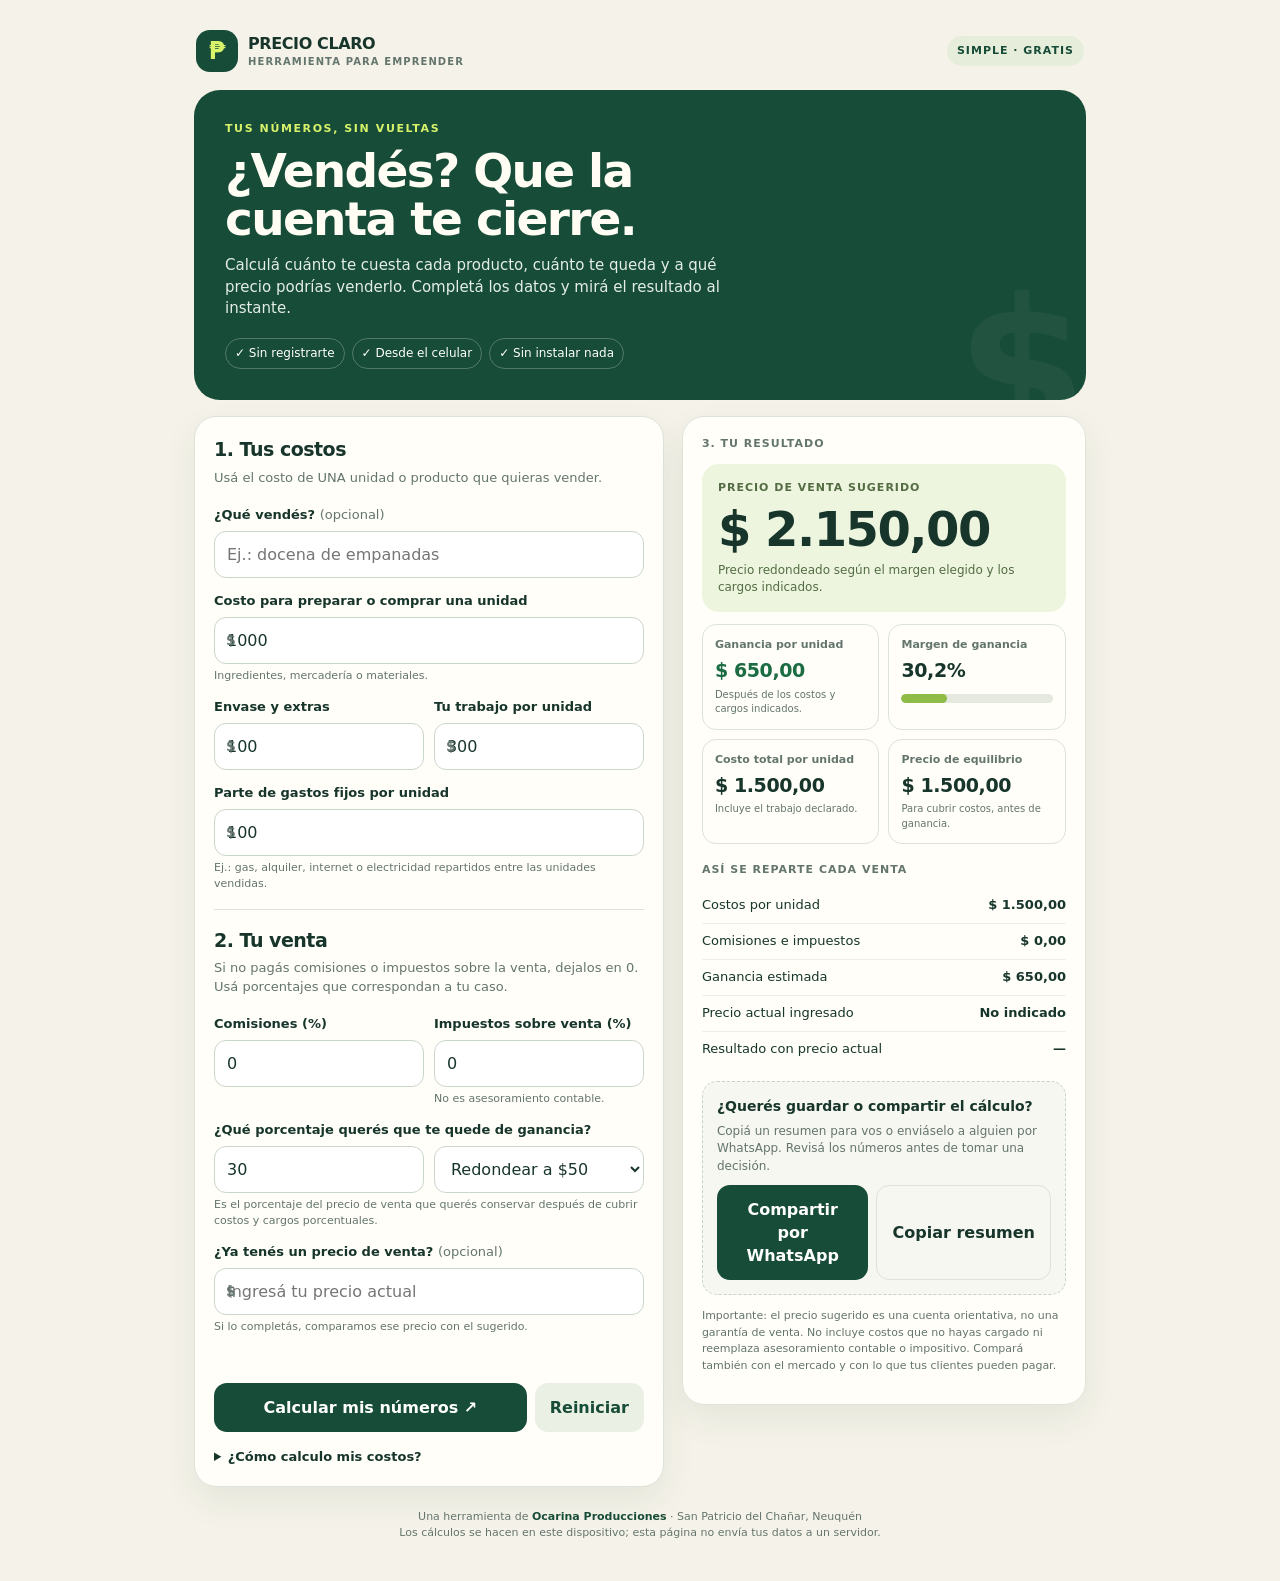
<file: calculadora-precios/index.html>
<!doctype html>
<html lang="es">
<head>
<meta charset="utf-8">
<meta name="viewport" content="width=device-width,initial-scale=1,viewport-fit=cover">
<meta name="theme-color" content="#123b2c">
<meta name="description" content="Calculá costos, precio de venta y ganancia por unidad desde tu celular. Gratis para probar, sin registro ni instalación.">
<title>Precio Claro | Calculadora de precios y ganancias</title>
<style>
:root{--ink:#17352b;--muted:#64756d;--paper:#f5f3e9;--card:#fffef9;--green:#174c38;--lime:#d8f36a;--line:#dce3d9;--red:#a23b34;--shadow:0 14px 35px #183a2b12}
*{box-sizing:border-box}html{scroll-behavior:smooth}body{margin:0;background:var(--paper);color:var(--ink);font-family:system-ui,-apple-system,BlinkMacSystemFont,"Segoe UI",sans-serif;line-height:1.45}button,input,select{font:inherit}button{cursor:pointer}.wrap{max-width:920px;margin:auto;padding:16px 14px 40px}.top{display:flex;align-items:center;justify-content:space-between;gap:12px;padding:10px 2px 18px}.brand{display:flex;align-items:center;gap:10px;font-weight:850;letter-spacing:-.4px}.mark{width:42px;height:42px;border-radius:14px;background:var(--green);color:var(--lime);display:grid;place-items:center;font-size:24px}.tag{font-size:11px;font-weight:800;letter-spacing:1px;text-transform:uppercase;color:var(--green);background:#e6edda;border-radius:999px;padding:7px 10px}.hero{background:var(--green);color:#fffdf4;border-radius:26px;padding:25px 22px;position:relative;overflow:hidden}.hero:after{content:"$";position:absolute;font-size:190px;font-weight:900;line-height:1;right:-2px;bottom:-65px;color:#ffffff0b;pointer-events:none}.eyebrow{font-size:11px;text-transform:uppercase;letter-spacing:1.6px;color:var(--lime);font-weight:850}.hero h1{font-size:clamp(29px,6vw,47px);line-height:1.02;letter-spacing:-1.7px;margin:10px 0 12px;max-width:570px}.hero p{margin:0;color:#e4eee6;max-width:540px;font-size:15px}.pills{display:flex;flex-wrap:wrap;gap:7px;margin-top:18px}.pill{font-size:12px;border:1px solid #ffffff40;padding:6px 9px;border-radius:999px;color:#fff}.layout{display:grid;grid-template-columns:minmax(0,1fr) minmax(0,.86fr);gap:15px;margin-top:16px;align-items:start}.panel{background:var(--card);border:1px solid var(--line);border-radius:22px;padding:19px;box-shadow:var(--shadow)}.panel h2{font-size:19px;letter-spacing:-.5px;margin:0 0 5px}.sub{color:var(--muted);font-size:13px;margin:0 0 18px}.field{margin:0 0 14px}.field label{display:block;font-weight:750;font-size:13px;margin-bottom:6px}.hint{display:block;font-size:11px;font-weight:500;color:var(--muted);margin-top:4px}.inputrow{position:relative}.prefix{position:absolute;left:12px;top:50%;transform:translateY(-50%);font-size:14px;font-weight:800;color:var(--muted);pointer-events:none}.inputrow input{padding-left:34px}.field input,.field select{width:100%;min-height:47px;border:1px solid #cbd6ca;background:#fff;border-radius:12px;padding:11px 12px;color:var(--ink);outline:none}.field input:focus,.field select:focus{border-color:var(--green);box-shadow:0 0 0 3px #174c3818}.twocol{display:grid;grid-template-columns:1fr 1fr;gap:10px}.sectionline{height:1px;background:var(--line);margin:17px 0}.actions{display:flex;flex-wrap:wrap;gap:8px;margin-top:16px}.btn{border:0;border-radius:13px;padding:13px 15px;font-weight:850;min-height:47px;display:inline-flex;align-items:center;justify-content:center;gap:7px}.btn-primary{background:var(--green);color:white;flex:1}.btn-light{background:#eaf0e4;color:var(--green)}.btn-outline{border:1px solid var(--line);background:transparent;color:var(--ink)}.results{position:sticky;top:12px}.result-top{background:#edf5df;border-radius:17px;padding:16px;margin:12px 0}.result-label{font-size:11px;text-transform:uppercase;letter-spacing:1px;font-weight:850;color:#536c42}.price{font-size:clamp(35px,7vw,48px);font-weight:900;letter-spacing:-1.5px;line-height:1.15;margin:6px 0 4px;overflow-wrap:anywhere}.result-note{font-size:12px;color:#536c42}.statgrid{display:grid;grid-template-columns:1fr 1fr;gap:9px}.stat{border:1px solid var(--line);border-radius:14px;padding:12px}.stat span{display:block;color:var(--muted);font-size:11px;font-weight:700}.stat strong{display:block;font-size:19px;letter-spacing:-.4px;margin-top:4px;overflow-wrap:anywhere}.stat small{display:block;color:var(--muted);font-size:10px;margin-top:3px}.profit{color:#1b6b43!important}.loss{color:var(--red)!important}.barwrap{height:9px;background:#e6e9df;border-radius:99px;overflow:hidden;margin:9px 0 5px}.bar{height:100%;width:0;background:#8ebc47;border-radius:99px;transition:width .2s}.breakdown{margin-top:16px}.breakrow{display:flex;justify-content:space-between;gap:12px;padding:8px 0;border-bottom:1px solid #edf0e9;font-size:13px}.breakrow:last-child{border-bottom:0}.breakrow strong{text-align:right;white-space:nowrap}.sharebox{background:#f6f7f0;border:1px dashed #c7d4c4;border-radius:15px;padding:14px;margin-top:15px}.sharebox h3{font-size:14px;margin:0 0 6px}.sharebox p{font-size:12px;color:var(--muted);margin:0 0 10px}.notice{font-size:11px;color:var(--muted);line-height:1.5;margin-top:13px}.footer{text-align:center;color:var(--muted);font-size:11px;margin:22px 0 0}.footer strong{color:var(--green)}.error{font-size:12px;color:var(--red);font-weight:700;min-height:18px;margin-top:8px}.hidden{display:none!important}.help{margin-top:16px}.help summary{font-weight:800;font-size:13px;cursor:pointer}.help p{font-size:12px;color:var(--muted);margin-bottom:0}.toast{position:fixed;bottom:18px;left:50%;transform:translateX(-50%);background:#17352b;color:white;border-radius:99px;padding:11px 17px;font-size:13px;font-weight:750;box-shadow:var(--shadow);z-index:5;max-width:90%;text-align:center}.secondary-title{font-size:11px;text-transform:uppercase;letter-spacing:1px;color:var(--muted);font-weight:850;margin:0 0 10px}
@media(max-width:720px){.wrap{padding:10px 10px 28px}.top{padding:8px 3px 13px}.layout{grid-template-columns:1fr}.hero{padding:22px 18px;border-radius:22px}.panel{padding:16px;border-radius:19px}.results{position:static}.price{font-size:42px}.tag{font-size:10px}.actions .btn{flex:1 1 100%}}
@media(min-width:721px){.wrap{padding-top:20px}.hero{padding:31px}.layout{gap:18px}}
@media print{body{background:#fff}.top,.hero,.form-panel,.actions,.sharebox,.help,.footer{display:none!important}.wrap{max-width:none;padding:0}.layout{display:block}.panel{box-shadow:none;border:0;padding:0}.results{position:static}.result-top{background:#fff;border:1px solid #ddd}.notice{display:none}}
</style>
</head>
<body>
<div class="wrap">
<header class="top">
  <div class="brand"><div class="mark" aria-hidden="true">₱</div><div>PRECIO CLARO<div style="font-size:10px;letter-spacing:1.1px;color:var(--muted);font-weight:700">HERRAMIENTA PARA EMPRENDER</div></div></div>
  <div class="tag">Simple · Gratis</div>
</header>
<section class="hero">
  <div class="eyebrow">Tus números, sin vueltas</div>
  <h1>¿Vendés? Que la cuenta te cierre.</h1>
  <p>Calculá cuánto te cuesta cada producto, cuánto te queda y a qué precio podrías venderlo. Completá los datos y mirá el resultado al instante.</p>
  <div class="pills"><span class="pill">✓ Sin registrarte</span><span class="pill">✓ Desde el celular</span><span class="pill">✓ Sin instalar nada</span></div>
</section>
<main class="layout">
<section class="panel form-panel">
  <h2>1. Tus costos</h2>
  <p class="sub">Usá el costo de UNA unidad o producto que quieras vender.</p>
  <div class="field"><label for="product">¿Qué vendés? <span style="font-weight:500;color:var(--muted)">(opcional)</span></label><input id="product" type="text" maxlength="60" placeholder="Ej.: docena de empanadas"></div>
  <div class="field"><label for="cost">Costo para preparar o comprar una unidad</label><div class="inputrow"><span class="prefix">$</span><input id="cost" type="number" min="0" step="0.01" inputmode="decimal" value="1000"></div><span class="hint">Ingredientes, mercadería o materiales.</span></div>
  <div class="twocol">
    <div class="field"><label for="pack">Envase y extras</label><div class="inputrow"><span class="prefix">$</span><input id="pack" type="number" min="0" step="0.01" inputmode="decimal" value="100"></div></div>
    <div class="field"><label for="labor">Tu trabajo por unidad</label><div class="inputrow"><span class="prefix">$</span><input id="labor" type="number" min="0" step="0.01" inputmode="decimal" value="300"></div></div>
  </div>
  <div class="field"><label for="fixed">Parte de gastos fijos por unidad</label><div class="inputrow"><span class="prefix">$</span><input id="fixed" type="number" min="0" step="0.01" inputmode="decimal" value="100"></div><span class="hint">Ej.: gas, alquiler, internet o electricidad repartidos entre las unidades vendidas.</span></div>
  <div class="sectionline"></div>
  <h2>2. Tu venta</h2>
  <p class="sub">Si no pagás comisiones o impuestos sobre la venta, dejalos en 0. Usá porcentajes que correspondan a tu caso.</p>
  <div class="twocol">
    <div class="field"><label for="fees">Comisiones (%)</label><input id="fees" type="number" min="0" max="99" step="0.1" inputmode="decimal" value="0"></div>
    <div class="field"><label for="tax">Impuestos sobre venta (%)</label><input id="tax" type="number" min="0" max="99" step="0.1" inputmode="decimal" value="0"><span class="hint">No es asesoramiento contable.</span></div>
  </div>
  <div class="field"><label for="margin">¿Qué porcentaje querés que te quede de ganancia?</label><div class="twocol"><input id="margin" type="number" min="0" max="90" step="1" inputmode="decimal" value="30" aria-label="Porcentaje de ganancia deseado"><select id="rounding" aria-label="Redondear precio"><option value="1">Precio exacto</option><option value="50" selected>Redondear a $50</option><option value="100">Redondear a $100</option><option value="500">Redondear a $500</option><option value="1000">Redondear a $1.000</option></select></div><span class="hint">Es el porcentaje del precio de venta que querés conservar después de cubrir costos y cargos porcentuales.</span></div>
  <div class="field"><label for="actual">¿Ya tenés un precio de venta? <span style="font-weight:500;color:var(--muted)">(opcional)</span></label><div class="inputrow"><span class="prefix">$</span><input id="actual" type="number" min="0" step="0.01" inputmode="decimal" placeholder="Ingresá tu precio actual"></div><span class="hint">Si lo completás, comparamos ese precio con el sugerido.</span></div>
  <div class="error" id="error" role="status" aria-live="polite"></div>
  <div class="actions"><button class="btn btn-primary" id="calc" type="button">Calcular mis números ↗</button><button class="btn btn-light" id="reset" type="button">Reiniciar</button></div>
  <details class="help"><summary>¿Cómo calculo mis costos?</summary><p>Sumá lo que gastás para producir o comprar una unidad. Agregá envase y extras, un valor para tu tiempo de trabajo y una parte de los gastos fijos. Si comprás materiales para varias unidades, dividí ese gasto por la cantidad que realmente obtenés.</p></details>
</section>
<section class="panel results" aria-live="polite">
  <div class="secondary-title">3. Tu resultado</div>
  <div class="result-top">
    <div class="result-label">Precio de venta sugerido</div>
    <div class="price" id="suggested">$2.150</div>
    <div class="result-note" id="suggestedNote">Para alcanzar el margen elegido, según los datos ingresados.</div>
  </div>
  <div class="statgrid">
    <div class="stat"><span>Ganancia por unidad</span><strong class="profit" id="profit">$645</strong><small>Después de los costos y cargos indicados.</small></div>
    <div class="stat"><span>Margen de ganancia</span><strong id="marginOut">30%</strong><div class="barwrap"><div class="bar" id="marginBar"></div></div></div>
    <div class="stat"><span>Costo total por unidad</span><strong id="costOut">$1.500</strong><small>Incluye el trabajo declarado.</small></div>
    <div class="stat"><span>Precio de equilibrio</span><strong id="breakEven">$1.500</strong><small>Para cubrir costos, antes de ganancia.</small></div>
  </div>
  <div class="breakdown">
    <div class="secondary-title" style="margin-top:18px">Así se reparte cada venta</div>
    <div class="breakrow"><span>Costos por unidad</span><strong id="bCost">$1.500</strong></div>
    <div class="breakrow"><span>Comisiones e impuestos</span><strong id="bFees">$0</strong></div>
    <div class="breakrow"><span>Ganancia estimada</span><strong id="bProfit">$645</strong></div>
    <div class="breakrow"><span>Precio actual ingresado</span><strong id="currentOut">No indicado</strong></div>
    <div class="breakrow"><span>Resultado con precio actual</span><strong id="currentProfit">—</strong></div>
  </div>
  <div class="sharebox">
    <h3>¿Querés guardar o compartir el cálculo?</h3>
    <p>Copiá un resumen para vos o enviáselo a alguien por WhatsApp. Revisá los números antes de tomar una decisión.</p>
    <div class="actions" style="margin-top:0"><button class="btn btn-primary" id="share" type="button">Compartir por WhatsApp</button><button class="btn btn-outline" id="copy" type="button">Copiar resumen</button></div>
  </div>
  <p class="notice">Importante: el precio sugerido es una cuenta orientativa, no una garantía de venta. No incluye costos que no hayas cargado ni reemplaza asesoramiento contable o impositivo. Compará también con el mercado y con lo que tus clientes pueden pagar.</p>
</section>
</main>
<footer class="footer">Una herramienta de <strong>Ocarina Producciones</strong> · San Patricio del Chañar, Neuquén<br>Los cálculos se hacen en este dispositivo; esta página no envía tus datos a un servidor.</footer>
</div>
<div class="toast hidden" id="toast" role="status" aria-live="polite"></div>
<script>
(function(){
const $=id=>document.getElementById(id);
const ids=["product","cost","pack","labor","fixed","fees","tax","margin","rounding","actual"];
const initial={product:"",cost:"1000",pack:"100",labor:"300",fixed:"100",fees:"0",tax:"0",margin:"30",rounding:"50",actual:""};
let latest={};
const money=n=>new Intl.NumberFormat("es-AR",{style:"currency",currency:"ARS",maximumFractionDigits:2}).format(Number.isFinite(n)?n:0);
const num=id=>{const el=$(id);return el.value.trim()===""?0:Number(el.value)};
function notify(msg){const t=$("toast");t.textContent=msg;t.classList.remove("hidden");clearTimeout(notify.timer);notify.timer=setTimeout(()=>t.classList.add("hidden"),2400)}
function calculate(){
 const cost=num("cost"),pack=num("pack"),labor=num("labor"),fixed=num("fixed"),fees=num("fees"),tax=num("tax"),margin=num("margin"),round=Number($("rounding").value)||1,actual=num("actual");
 const error=$("error");
 if(ids.some(id=>["cost","pack","labor","fixed","fees","tax","margin","actual"].includes(id)&&$(id).value.trim()!==""&&(!Number.isFinite(Number($(id).value))||Number($(id).value)<0))){error.textContent="Revisá los importes: ingresá números iguales o mayores que cero.";return}
 if(fees+tax>=100){error.textContent="Comisiones e impuestos juntos deben ser menores al 100%.";return}
 if(margin+fees+tax>=100){error.textContent="El margen elegido más los cargos debe ser menor al 100%. Bajá alguno de los porcentajes.";return}
 error.textContent="";
 const base=cost+pack+labor+fixed;
 const rate=(fees+tax)/100, target=margin/100;
 const raw=base===0?0:base/(1-rate-target);
 const suggested=round===1?raw:Math.ceil(raw/round)*round;
 const charges=suggested*rate;
 const profit=suggested-charges-base;
 const actualProfit=actual>0?actual*(1-rate)-base:null;
 const actualMargin=actual>0?actualProfit/actual*100:null;
 $("suggested").textContent=money(suggested);
 $("suggestedNote").textContent=base===0?"Cargá tus costos para obtener un precio útil.":"Precio redondeado según el margen elegido y los cargos indicados.";
 $("profit").textContent=money(profit);$("profit").className=profit<0?"loss":"profit";
 $("marginOut").textContent=suggested>0?(profit/suggested*100).toLocaleString("es-AR",{maximumFractionDigits:1})+"%":"—";
 $("marginBar").style.width=Math.max(0,Math.min(100,suggested>0?profit/suggested*100:0))+"%";
 $("costOut").textContent=money(base);
 $("breakEven").textContent=money(rate<1?base/(1-rate):0);
 $("bCost").textContent=money(base);$("bFees").textContent=money(charges);$("bProfit").textContent=money(profit);
 $("currentOut").textContent=actual>0?money(actual):"No indicado";
 $("currentProfit").textContent=actual>0?money(actualProfit):"—";
 $("currentProfit").className=actual>0?(actualProfit<0?"loss":"profit"):"";
 latest={product:$("product").value.trim()||"Mi producto",base,fees,tax,margin,suggested,profit,actual,actualProfit,actualMargin};
}
function summary(){
 const d=latest;
 return "PRECIO CLARO — cálculo orientativo\nProducto: "+d.product+"\nCosto total por unidad: "+money(d.base)+"\nPrecio sugerido: "+money(d.suggested)+"\nGanancia estimada por unidad: "+money(d.profit)+"\nMargen estimado: "+(d.suggested>0?(d.profit/d.suggested*100).toLocaleString("es-AR",{maximumFractionDigits:1})+"%":"—")+"\nPrecio actual: "+(d.actual>0?money(d.actual):"No indicado")+"\n\nCalculado con Precio Claro · Ocarina Producciones. Revisar costos, cargos y precios del mercado antes de decidir.";
}
$("calc").addEventListener("click",calculate);
$("reset").addEventListener("click",()=>{ids.forEach(id=>$(id).value=initial[id]);calculate();notify("Formulario reiniciado.")});
$("copy").addEventListener("click",async()=>{const text=summary();try{await navigator.clipboard.writeText(text);notify("Resumen copiado.")}catch(e){const ta=document.createElement("textarea");ta.value=text;ta.style.position="fixed";ta.style.opacity="0";document.body.appendChild(ta);ta.select();try{document.execCommand("copy");notify("Resumen copiado.")}catch(err){notify("No se pudo copiar. Seleccioná el texto manualmente.")}ta.remove()}});
$("share").addEventListener("click",()=>{const url="https://wa.me/?text="+encodeURIComponent(summary());window.open(url,"_blank","noopener,noreferrer")});
ids.forEach(id=>$(id).addEventListener("input",calculate));
calculate();
})();
</script>
</body>
</html>
</file>
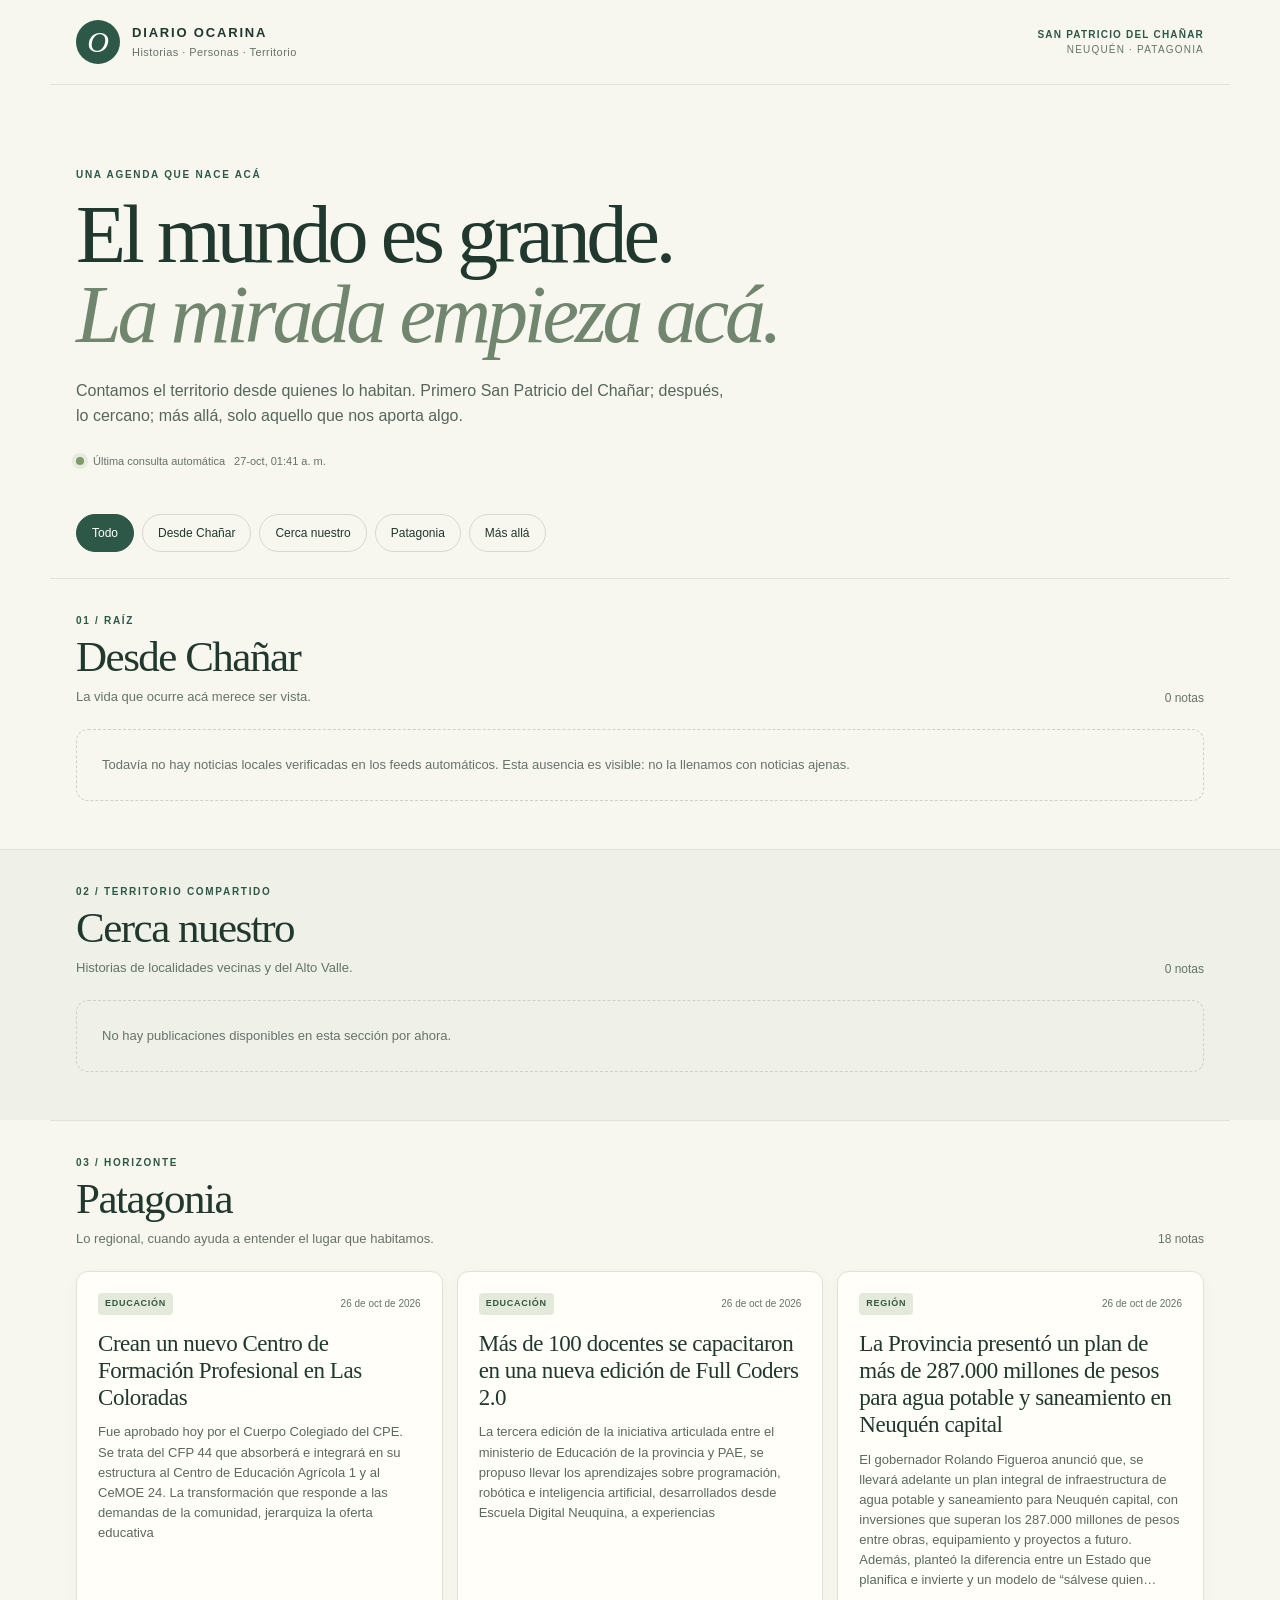
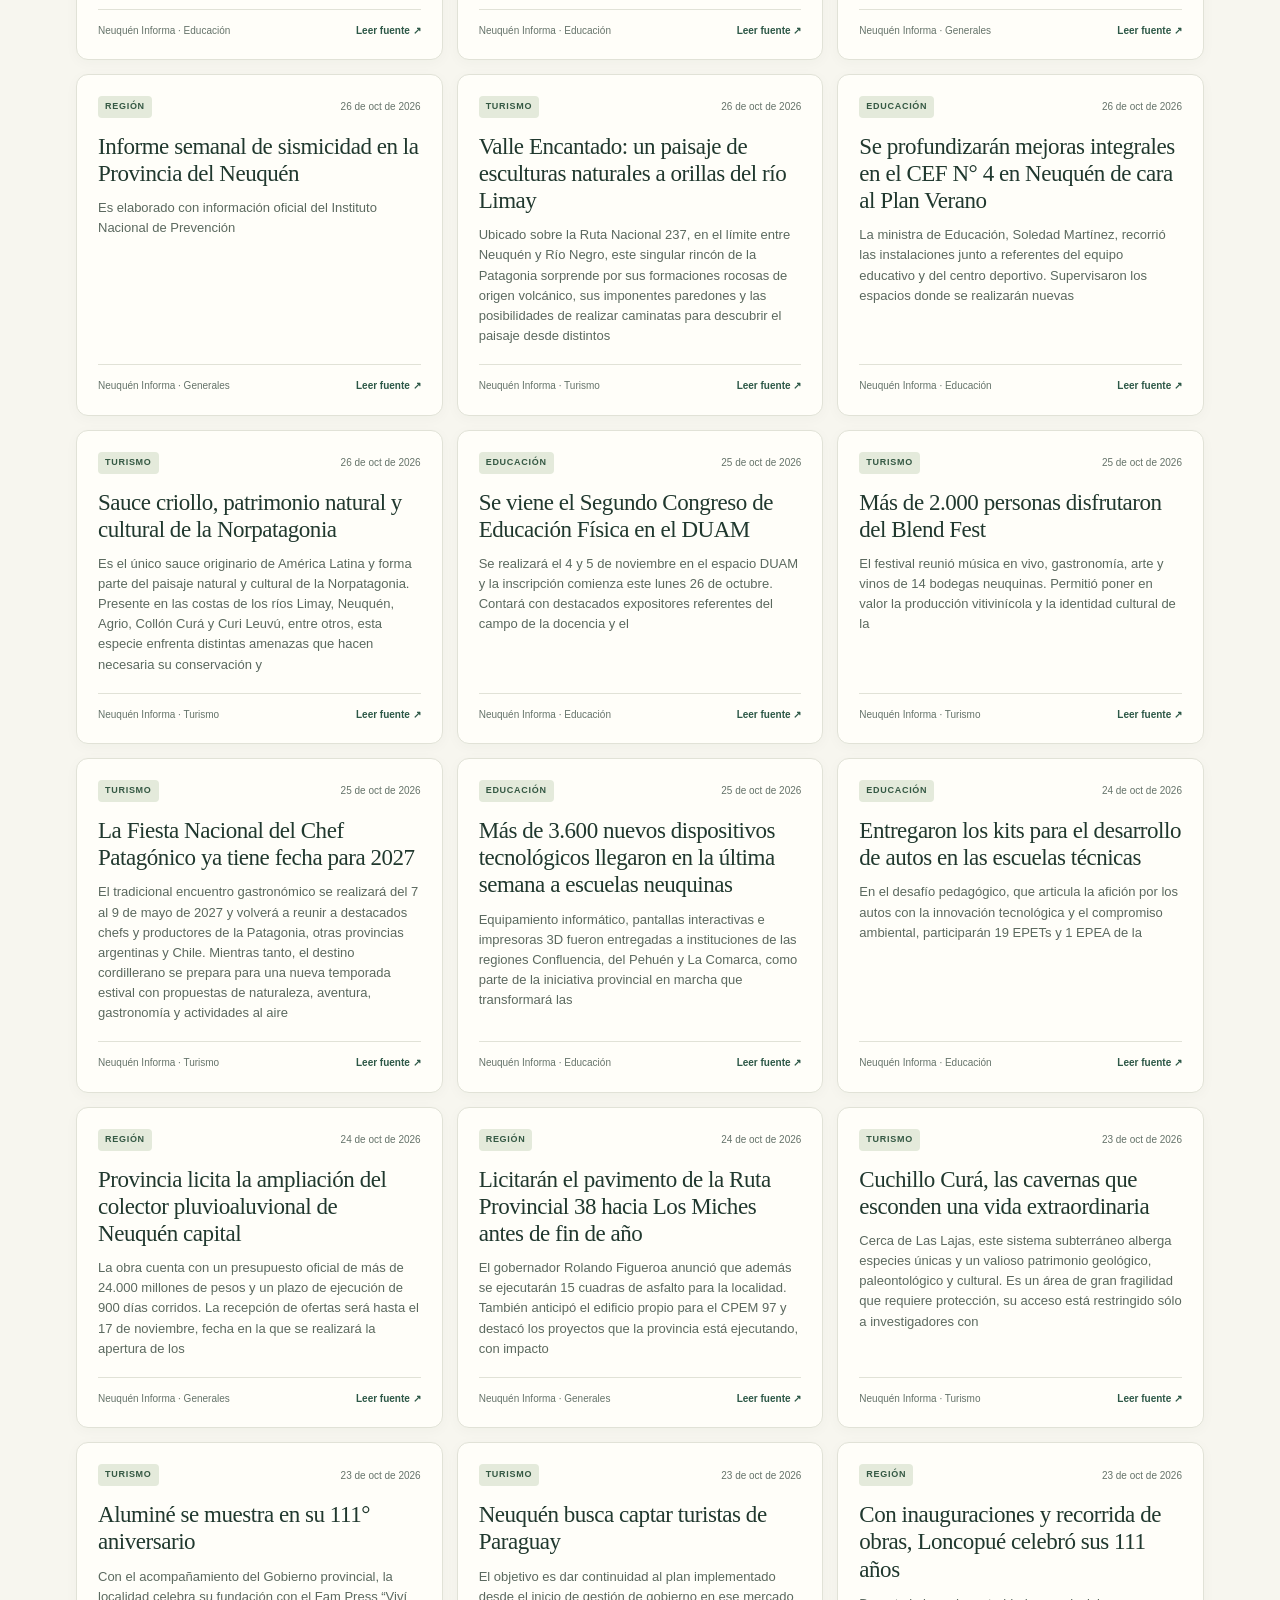
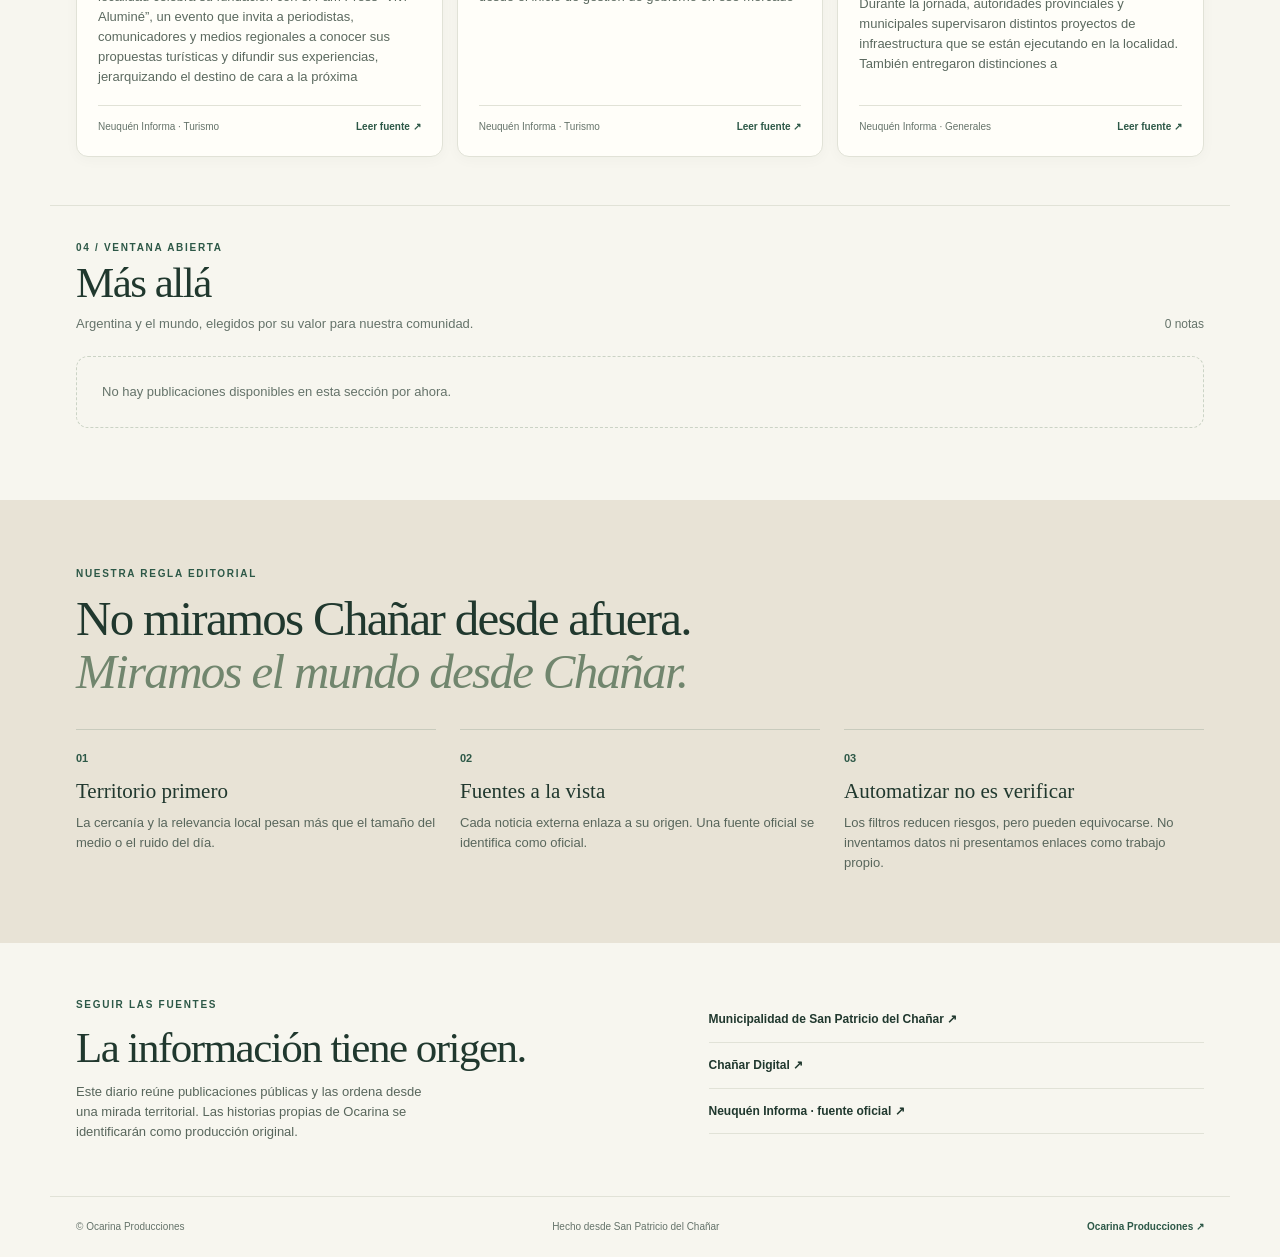
<file: diario-ocarina/index.html>
<!doctype html>
<html lang="es-AR">
<head>
<meta charset="utf-8">
<meta name="viewport" content="width=device-width,initial-scale=1">
<meta name="theme-color" content="#203d32">
<meta name="description" content="Diario Ocarina: historias, personas y territorio. Una mirada que empieza en San Patricio del Chañar y se abre al mundo.">
<meta property="og:title" content="Diario Ocarina — Desde Chañar, hacia el mundo">
<meta property="og:description" content="Una agenda construida desde el territorio, no desde los grandes centros.">
<meta property="og:type" content="website">
<title>Diario Ocarina · Desde Chañar, hacia el mundo</title>
<link rel="stylesheet" href="styles.css">
</head>
<body>
<header class="top">
  <a class="brand" href="./" aria-label="Diario Ocarina, inicio"><span class="seal">O</span><span><strong>DIARIO OCARINA</strong><small>Historias · Personas · Territorio</small></span></a>
  <div class="place">SAN PATRICIO DEL CHAÑAR<br><span>NEUQUÉN · PATAGONIA</span></div>
</header>
<main>
  <section class="hero">
    <p class="kicker">UNA AGENDA QUE NACE ACÁ</p>
    <h1>El mundo es grande.<br><em>La mirada empieza acá.</em></h1>
    <p class="intro">Contamos el territorio desde quienes lo habitan. Primero San Patricio del Chañar; después, lo cercano; más allá, solo aquello que nos aporta algo.</p>
    <div class="update"><span class="pulse"></span><span id="update-status">Preparando la edición…</span><span id="update-time"></span></div>
  </section>
  <nav class="filters" aria-label="Filtrar por territorio">
    <button class="filter active" data-region="Todos">Todo</button>
    <button class="filter" data-region="Chañar">Desde Chañar</button>
    <button class="filter" data-region="Cercanías">Cerca nuestro</button>
    <button class="filter" data-region="Patagonia">Patagonia</button>
    <button class="filter" data-region="Argentina y mundo">Más allá</button>
  </nav>
  <section class="territory" id="local">
    <div class="heading"><div><p class="kicker">01 / RAÍZ</p><h2>Desde Chañar</h2><p>La vida que ocurre acá merece ser vista.</p></div><span class="number" id="count-chanar">—</span></div>
    <div class="cards" id="cards-chanar"><article class="empty">La sección local se está preparando.</article></div>
  </section>
  <section class="territory near">
    <div class="heading"><div><p class="kicker">02 / TERRITORIO COMPARTIDO</p><h2>Cerca nuestro</h2><p>Historias de localidades vecinas y del Alto Valle.</p></div><span class="number" id="count-cercanias">—</span></div>
    <div class="cards" id="cards-cercanias"><article class="empty">Buscando publicaciones de la región…</article></div>
  </section>
  <section class="territory">
    <div class="heading"><div><p class="kicker">03 / HORIZONTE</p><h2>Patagonia</h2><p>Lo regional, cuando ayuda a entender el lugar que habitamos.</p></div><span class="number" id="count-patagonia">—</span></div>
    <div class="cards" id="cards-patagonia"><article class="empty">Buscando publicaciones patagónicas…</article></div>
  </section>
  <section class="territory far">
    <div class="heading"><div><p class="kicker">04 / VENTANA ABIERTA</p><h2>Más allá</h2><p>Argentina y el mundo, elegidos por su valor para nuestra comunidad.</p></div><span class="number" id="count-mas-alla">—</span></div>
    <div class="cards" id="cards-mas-alla"><article class="empty">Esta ventana se abrirá con fuentes y criterios propios.</article></div>
  </section>
  <section class="principles">
    <p class="kicker">NUESTRA REGLA EDITORIAL</p>
    <h2>No miramos Chañar desde afuera.<br><em>Miramos el mundo desde Chañar.</em></h2>
    <div class="principle-grid">
      <div><b>01</b><h3>Territorio primero</h3><p>La cercanía y la relevancia local pesan más que el tamaño del medio o el ruido del día.</p></div>
      <div><b>02</b><h3>Fuentes a la vista</h3><p>Cada noticia externa enlaza a su origen. Una fuente oficial se identifica como oficial.</p></div>
      <div><b>03</b><h3>Automatizar no es verificar</h3><p>Los filtros reducen riesgos, pero pueden equivocarse. No inventamos datos ni presentamos enlaces como trabajo propio.</p></div>
    </div>
  </section>
  <section class="sources">
    <div><p class="kicker">SEGUIR LAS FUENTES</p><h2>La información tiene origen.</h2><p>Este diario reúne publicaciones públicas y las ordena desde una mirada territorial. Las historias propias de Ocarina se identificarán como producción original.</p></div>
    <div class="source-links"><a href="https://www.sanpatricio.gob.ar/" target="_blank" rel="noopener noreferrer">Municipalidad de San Patricio del Chañar ↗</a><a href="https://chanardigital.com.ar/" target="_blank" rel="noopener noreferrer">Chañar Digital ↗</a><a href="https://www.neuqueninforma.gob.ar/" target="_blank" rel="noopener noreferrer">Neuquén Informa · fuente oficial ↗</a></div>
  </section>
</main>
<footer><span>© Ocarina Producciones</span><span>Hecho desde San Patricio del Chañar</span><a href="../">Ocarina Producciones ↗</a></footer>
<script src="app.js"></script>
</body>
</html>
</file>
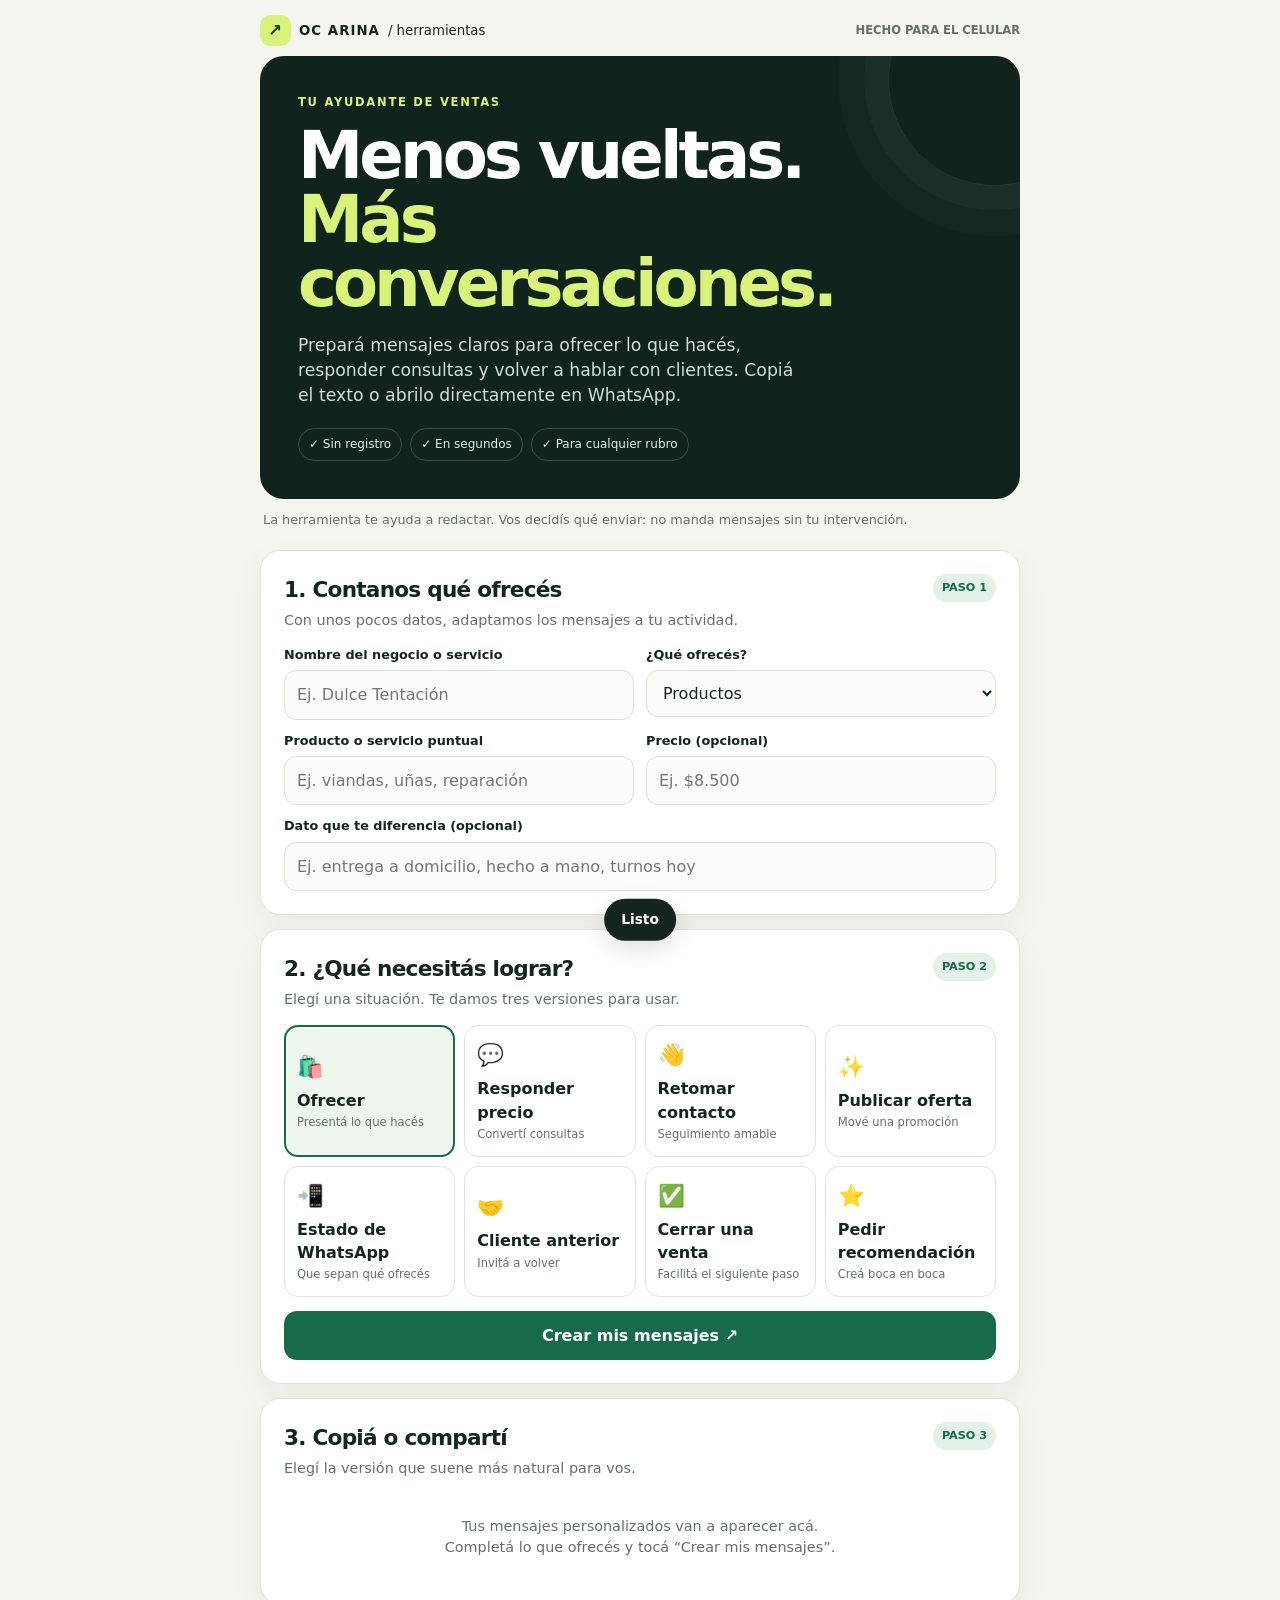
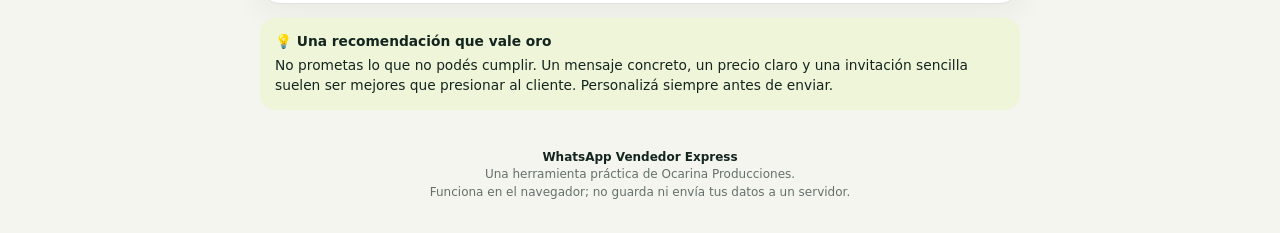
<file: whatsapp-vendedor/index.html>
<!doctype html>
<html lang="es">
<head>
<meta charset="utf-8">
<meta name="viewport" content="width=device-width,initial-scale=1,viewport-fit=cover">
<meta name="theme-color" content="#10231d">
<meta name="description" content="Herramienta gratuita para emprendedores: prepará mensajes comerciales para WhatsApp, copiá y compartí en segundos.">
<meta property="og:title" content="WhatsApp Vendedor Express">
<meta property="og:description" content="Mensajes claros para ofrecer, responder, promocionar y recuperar clientes.">
<title>WhatsApp Vendedor Express | Ocarina</title>
<style>
:root{--bg:#f4f5ef;--ink:#14251f;--muted:#63716a;--green:#176b4a;--lime:#d9f37a;--card:#fff;--line:#dfe5dc;--soft:#e8eee6;--shadow:0 12px 32px #172c1c0d}
*{box-sizing:border-box}html{scroll-behavior:smooth}body{margin:0;background:var(--bg);color:var(--ink);font-family:Inter,ui-sans-serif,system-ui,-apple-system,BlinkMacSystemFont,"Segoe UI",sans-serif;line-height:1.45}button,input,select,textarea{font:inherit}button,a{touch-action:manipulation}button{cursor:pointer}.wrap{width:min(100% - 28px,760px);margin:auto}.top{padding:15px 0 10px;display:flex;justify-content:space-between;align-items:center;gap:12px}.brand{font-weight:900;letter-spacing:.08em;font-size:.83rem;display:flex;align-items:center;gap:8px}.mark{display:grid;place-items:center;background:var(--lime);border-radius:10px;width:31px;height:31px;color:#173c2a;font-size:1.05rem}.tag{font-size:.72rem;color:var(--muted);font-weight:700}.hero{background:#10231d;color:white;border-radius:24px;padding:25px 22px 23px;position:relative;overflow:hidden}.hero:after{content:"";position:absolute;width:210px;height:210px;border:1px solid #ffffff18;border-radius:50%;right:-80px;top:-82px;box-shadow:0 0 0 24px #ffffff08,0 0 0 50px #ffffff05}.eyebrow{font-size:.72rem;letter-spacing:.15em;font-weight:900;color:var(--lime);margin:0 0 12px}.hero h1{font-size:clamp(2.15rem,9vw,4.1rem);letter-spacing:-.06em;line-height:.98;margin:0;max-width:560px}.hero h1 span{color:var(--lime)}.hero p.lead{color:#d1ddd5;max-width:510px;font-size:1rem;margin:17px 0 20px}.hero-foot{display:flex;gap:8px;flex-wrap:wrap}.pill{border:1px solid #ffffff30;border-radius:999px;padding:7px 10px;font-size:.75rem;color:#e7eee9}.notice{font-size:.8rem;color:var(--muted);margin:12px 3px 20px}.section-title{font-size:1.35rem;letter-spacing:-.035em;margin:0 0 5px}.section-sub{margin:0;color:var(--muted);font-size:.9rem}.panel{background:var(--card);border:1px solid var(--line);border-radius:20px;padding:18px;margin:14px 0;box-shadow:var(--shadow)}.panel-head{display:flex;justify-content:space-between;align-items:flex-start;gap:12px;margin-bottom:15px}.step{font-size:.7rem;font-weight:900;color:var(--green);background:#e4f1e7;padding:6px 9px;border-radius:999px;white-space:nowrap}.fields{display:grid;grid-template-columns:1fr 1fr;gap:12px}.field{display:flex;flex-direction:column;gap:6px;min-width:0}.field.full{grid-column:1/-1}label{font-size:.8rem;font-weight:800}input,select,textarea{width:100%;border:1px solid #d8e0d7;background:#fbfcf9;border-radius:12px;padding:12px;color:var(--ink);min-height:46px;outline:none}input:focus,select:focus,textarea:focus{border-color:var(--green);box-shadow:0 0 0 3px #176b4a18}.hint{font-size:.72rem;color:var(--muted);margin-top:-2px}.goal-grid{display:grid;grid-template-columns:1fr 1fr;gap:9px}.goal{background:#fff;border:1px solid var(--line);border-radius:14px;padding:13px 12px;text-align:left;min-height:76px;color:var(--ink);display:flex;gap:10px;align-items:center;font-weight:800}.goal span:first-child{font-size:1.35rem}.goal small{display:block;font-size:.72rem;font-weight:500;color:var(--muted);margin-top:2px}.goal[aria-pressed=true]{border:2px solid var(--green);background:#edf5ed;padding:12px 11px}.btn{border:0;border-radius:13px;padding:13px 15px;font-weight:850;display:inline-flex;align-items:center;justify-content:center;gap:8px;min-height:48px;text-decoration:none}.btn-primary{background:var(--green);color:white}.btn-dark{background:var(--ink);color:white}.btn-light{background:var(--soft);color:var(--ink)}.btn-outline{border:1px solid var(--line);background:white;color:var(--ink)}.btn:active{transform:scale(.99)}.actions{display:flex;gap:9px;flex-wrap:wrap;margin-top:14px}.actions .btn{flex:1}.result-head{display:flex;align-items:center;justify-content:space-between;gap:10px}.result{background:#f8faf6;border:1px solid var(--line);border-radius:15px;padding:15px;margin-top:12px}.result-label{font-size:.72rem;font-weight:900;color:var(--green);letter-spacing:.08em;text-transform:uppercase}.result p{white-space:pre-wrap;margin:9px 0 13px;font-size:.96rem}.result .actions{margin-top:0}.empty{padding:22px 12px;text-align:center;color:var(--muted);font-size:.9rem}.tip{background:#eff5d9;border-radius:15px;padding:14px 15px;font-size:.86rem;margin:14px 0}.tip strong{display:block;margin-bottom:4px}.foot{padding:25px 0 32px;color:var(--muted);font-size:.75rem;text-align:center}.foot strong{color:var(--ink)}.tiny-link{color:var(--green);font-weight:800;text-decoration:none}.toast{position:fixed;bottom:18px;left:50%;transform:translate(-50%,140%);background:#14251f;color:white;border-radius:999px;padding:11px 17px;font-size:.86rem;font-weight:800;transition:transform .2s;z-index:10;box-shadow:0 8px 24px #0002;max-width:calc(100% - 24px);text-align:center}.toast.show{transform:translate(-50%,0)}.count{font-size:.75rem;color:var(--muted);font-weight:700}
@media(min-width:600px){.hero{padding:38px}.panel{padding:23px}.goal-grid{grid-template-columns:repeat(4,1fr)}.goal{display:block}.goal span:first-child{display:block;margin-bottom:7px}.hero p.lead{font-size:1.08rem}}
@media(max-width:390px){.wrap{width:min(100% - 20px,760px)}.fields{grid-template-columns:1fr}.field.full{grid-column:auto}.hero{padding:22px 18px}.panel{padding:15px}.goal{padding:11px 9px;font-size:.84rem}.actions{flex-direction:column}.actions .btn{width:100%}}
</style>
</head>
<body>
<div class="wrap">
<header class="top"><div class="brand"><span class="mark">↗</span> OC ARINA <span style="font-weight:500;letter-spacing:0">/ herramientas</span></div><span class="tag">HECHO PARA EL CELULAR</span></header>
<main>
<section class="hero">
<p class="eyebrow">TU AYUDANTE DE VENTAS</p>
<h1>Menos vueltas.<br><span>Más conversaciones.</span></h1>
<p class="lead">Prepará mensajes claros para ofrecer lo que hacés, responder consultas y volver a hablar con clientes. Copiá el texto o abrilo directamente en WhatsApp.</p>
<div class="hero-foot"><span class="pill">✓ Sin registro</span><span class="pill">✓ En segundos</span><span class="pill">✓ Para cualquier rubro</span></div>
</section>
<p class="notice">La herramienta te ayuda a redactar. Vos decidís qué enviar: no manda mensajes sin tu intervención.</p>
<section class="panel">
<div class="panel-head"><div><h2 class="section-title">1. Contanos qué ofrecés</h2><p class="section-sub">Con unos pocos datos, adaptamos los mensajes a tu actividad.</p></div><span class="step">PASO 1</span></div>
<div class="fields">
<div class="field"><label for="business">Nombre del negocio o servicio</label><input id="business" placeholder="Ej. Dulce Tentación" maxlength="70" autocomplete="organization"></div>
<div class="field"><label for="kind">¿Qué ofrecés?</label><select id="kind"><option value="producto">Productos</option><option value="comida">Comida y bebidas</option><option value="ropa">Ropa y accesorios</option><option value="belleza">Belleza y bienestar</option><option value="servicio">Servicios y oficios</option><option value="clases">Clases y asesorías</option><option value="emprendimiento">Otro emprendimiento</option></select></div>
<div class="field"><label for="offer">Producto o servicio puntual</label><input id="offer" placeholder="Ej. viandas, uñas, reparación" maxlength="90"></div>
<div class="field"><label for="price">Precio (opcional)</label><input id="price" placeholder="Ej. $8.500" maxlength="30" inputmode="text"></div>
<div class="field full"><label for="detail">Dato que te diferencia (opcional)</label><input id="detail" placeholder="Ej. entrega a domicilio, hecho a mano, turnos hoy" maxlength="110"></div>
</div>
</section>
<section class="panel">
<div class="panel-head"><div><h2 class="section-title">2. ¿Qué necesitás lograr?</h2><p class="section-sub">Elegí una situación. Te damos tres versiones para usar.</p></div><span class="step">PASO 2</span></div>
<div class="goal-grid" id="goals">
<button class="goal" data-goal="offer" aria-pressed="true"><span>🛍️</span><span>Ofrecer<small>Presentá lo que hacés</small></span></button>
<button class="goal" data-goal="price" aria-pressed="false"><span>💬</span><span>Responder precio<small>Convertí consultas</small></span></button>
<button class="goal" data-goal="follow" aria-pressed="false"><span>👋</span><span>Retomar contacto<small>Seguimiento amable</small></span></button>
<button class="goal" data-goal="promo" aria-pressed="false"><span>✨</span><span>Publicar oferta<small>Mové una promoción</small></span></button>
<button class="goal" data-goal="status" aria-pressed="false"><span>📲</span><span>Estado de WhatsApp<small>Que sepan qué ofrecés</small></span></button>
<button class="goal" data-goal="repeat" aria-pressed="false"><span>🤝</span><span>Cliente anterior<small>Invitá a volver</small></span></button>
<button class="goal" data-goal="close" aria-pressed="false"><span>✅</span><span>Cerrar una venta<small>Facilitá el siguiente paso</small></span></button>
<button class="goal" data-goal="recommend" aria-pressed="false"><span>⭐</span><span>Pedir recomendación<small>Creá boca en boca</small></span></button>
</div>
<div class="actions"><button class="btn btn-primary" id="generate">Crear mis mensajes ↗</button></div>
</section>
<section class="panel" id="outputs">
<div class="panel-head"><div><h2 class="section-title">3. Copiá o compartí</h2><p class="section-sub">Elegí la versión que suene más natural para vos.</p></div><span class="step">PASO 3</span></div>
<div id="results" aria-live="polite"><div class="empty">Tus mensajes personalizados van a aparecer acá.<br>Completá lo que ofrecés y tocá “Crear mis mensajes”.</div></div>
</section>
<div class="tip"><strong>💡 Una recomendación que vale oro</strong>No prometas lo que no podés cumplir. Un mensaje concreto, un precio claro y una invitación sencilla suelen ser mejores que presionar al cliente. Personalizá siempre antes de enviar.</div>
</main>
<footer class="foot"><strong>WhatsApp Vendedor Express</strong><br>Una herramienta práctica de Ocarina Producciones.<br>Funciona en el navegador; no guarda ni envía tus datos a un servidor.</footer>
</div>
<div class="toast" id="toast" role="status" aria-live="polite">Listo</div>
<script>
(function(){
const $=id=>document.getElementById(id);
let selected='offer';
const goals=[...document.querySelectorAll('[data-goal]')];
goals.forEach(b=>b.addEventListener('click',()=>{selected=b.dataset.goal;goals.forEach(x=>x.setAttribute('aria-pressed',String(x===b)));}));
function value(id,fallback=''){return $(id).value.trim()||fallback}
function clean(s){return s.replace(/\s+/g,' ').trim()}
function makeMessages(){
const business=value('business','mi emprendimiento'), item=value('offer','lo que hago'), price=value('price',''), detail=value('detail','');
const kind=value('kind','producto');
const context={producto:'producto',comida:'propuesta',ropa:'opción',belleza:'servicio',servicio:'servicio',clases:'propuesta',emprendimiento:'propuesta'}[kind]||'propuesta';
const priceLine=price?' El precio es '+price+'.':'';
const detailLine=detail?' '+detail.replace(/[.!?]+$/,'')+'.':'';
const end=' Si querés, te paso más información.';
const library={
offer:[
'¡Hola! Soy de '+business+'. Te quería contar que ofrecemos '+item+'.'+detailLine+priceLine+end,
'¿Estás buscando '+item+'? En '+business+' podemos ayudarte.'+detailLine+(price?' Valor: '+price+'.':'')+' Escribime y te cuento las opciones.',
'Te presento '+item+', de '+business+'.'+detailLine+' Si te interesa, consultame sin compromiso y vemos qué opción te sirve.'
],
price:[
'¡Gracias por consultar! '+(price?'El precio de '+item+' es '+price+'. ':'')+'Si me contás qué necesitás, te confirmo la opción más adecuada.',
'¡Hola! Gracias por tu interés en '+item+'. '+(price?'El valor es '+price+'. ':'')+detailLine+' ¿Querés que te explique cómo trabajamos?',
'¡Claro! Te paso la información: '+item+'. '+(price?'Precio: '+price+'. ':'')+'Si necesitás algún detalle más, preguntame y te ayudo.'
],
follow:[
'¡Hola! ¿Cómo estás? Te escribo para saber si seguís interesado/a en '+item+'. Si te quedó alguna duda, con gusto te ayudo.',
'¡Buenas! Retomo nuestra charla por '+item+'. Cuando te venga bien, puedo pasarte la información que necesites. Sin compromiso.',
'Hola, ¿cómo va? Quería dejarte abierta la consulta por '+item+'. Si ahora no es el momento, no hay problema. ¡Gracias por tu tiempo!'
],
promo:[
'✨ En '+business+' tenemos '+item+'.'+detailLine+(price?' Precio: '+price+'. ':'')+'Consultame por WhatsApp para conocer los detalles.',
'📣 ¿Lo tenías en mente? Esta es una buena oportunidad para consultar por '+item+'.'+(price?' Valor: '+price+'. ':'')+'Escribinos y te contamos.',
'Una novedad de '+business+': '+item+'.'+detailLine+' Mandanos un mensaje y te explicamos las opciones disponibles.'
],
status:[
'👋 ¡Hola! En '+business+' ofrecemos '+item+'.'+detailLine+(price?' Precio: '+price+'. ':'')+'📩 Consultas por mensaje.',
'¿Necesitás '+item+'? Estoy tomando consultas. Escribime por privado y te paso la información. — '+business,
'✨ Te cuento qué hacemos: '+item+'.'+detailLine+' Si querés saber más, respondeme este estado y charlamos.'
],
repeat:[
'¡Hola! ¿Cómo estás? Te saluda '+business+'. Gracias por habernos elegido antes. Si volvés a necesitar '+item+', acá estamos para ayudarte.',
'¡Qué gusto saludarte de nuevo! Te escribimos desde '+business+' para contarte que seguimos ofreciendo '+item+'. Cuando lo necesites, podés consultarnos.',
'Gracias por confiar en nuestro trabajo. Si necesitás nuevamente '+item+', escribinos y vemos cómo ayudarte. ¡Será un gusto atenderte!'
],
close:[
'Si te parece bien, el próximo paso es coordinar los detalles de '+item+'. ¿Querés que avancemos?',
'Perfecto, puedo ayudarte con eso. Para organizar '+item+', decime qué día u opción te queda mejor y lo coordinamos.',
'¿Te gustaría reservarlo o confirmar? Si tenés alguna duda antes de decidir, la vemos juntos sin problema.'
],
recommend:[
'¡Gracias por confiar en '+business+'! Si conocés a alguien a quien le pueda servir '+item+', nos ayudaría mucho que le compartas nuestro contacto. ¡Gracias por recomendarnos!',
'Nos alegra haberte ayudado. Si quedaste conforme con '+item+', ¿te animás a recomendarnos a alguien que lo necesite? Para un emprendimiento, cada recomendación cuenta.',
'Gracias por elegirnos. Si te gustó la experiencia, podés compartir nuestro contacto con alguien que busque '+item+'. ¡Valoramos mucho tu apoyo!'
]
};
return (library[selected]||library.offer).map((text,i)=>({label:['Directo y simple','Cálido y cercano','Con foco en la consulta'][i],text:clean(text)}));
}
function toast(message){const t=$('toast');t.textContent=message;t.classList.add('show');clearTimeout(window.__toastTimer);window.__toastTimer=setTimeout(()=>t.classList.remove('show'),1900)}
async function copyText(text){try{await navigator.clipboard.writeText(text);toast('Mensaje copiado. ¡Listo para pegar!')}catch(e){const ta=document.createElement('textarea');ta.value=text;ta.style.position='fixed';ta.style.opacity='0';document.body.appendChild(ta);ta.select();let ok=false;try{ok=document.execCommand('copy')}catch(_){}ta.remove();toast(ok?'Mensaje copiado.':'Mantené pulsado el texto para copiarlo.')}}
function render(){
const items=makeMessages(),root=$('results');root.innerHTML='';
items.forEach((item,i)=>{
const article=document.createElement('article');article.className='result';
const label=document.createElement('div');label.className='result-label';label.textContent='OPCIÓN '+(i+1)+' · '+item.label;
const p=document.createElement('p');p.textContent=item.text;
const actions=document.createElement('div');actions.className='actions';
const copy=document.createElement('button');copy.className='btn btn-light';copy.textContent='▢ Copiar texto';copy.addEventListener('click',()=>copyText(item.text));
const wa=document.createElement('a');wa.className='btn btn-primary';wa.textContent='↗ Abrir WhatsApp';wa.href='https://wa.me/?text='+encodeURIComponent(item.text);wa.target='_blank';wa.rel='noopener noreferrer';wa.addEventListener('click',()=>{});
actions.append(copy,wa);article.append(label,p,actions);root.append(article);
});
$('outputs').scrollIntoView({behavior:'smooth',block:'start'});
}
$('generate').addEventListener('click',render);
})();
</script>
</body>
</html>
</file>
<file: diario-ocarina/styles.css>
:root{color-scheme:light;--ink:#20382e;--muted:#65736a;--paper:#f7f6ef;--card:#fffef9;--line:#e1e2d7;--green:#2d5847;--sage:#e4eadb;--clay:#f0dfd0;--gold:#d6b96c;--serif:Georgia,"Times New Roman",serif;--sans:Arial,Helvetica,sans-serif}*{box-sizing:border-box}html{scroll-behavior:smooth}body{margin:0;background:var(--paper);color:var(--ink);font:16px/1.55 var(--sans)}a{color:inherit}.top{max-width:1180px;margin:auto;padding:20px 26px;display:flex;justify-content:space-between;align-items:center;gap:18px;border-bottom:1px solid var(--line)}.brand{display:flex;align-items:center;gap:12px;text-decoration:none}.seal{width:44px;height:44px;border-radius:50%;background:var(--green);color:#fff;display:grid;place-items:center;font:italic 30px var(--serif)}.brand strong{display:block;font-size:13px;letter-spacing:.14em}.brand small{display:block;color:var(--muted);font-size:11px;letter-spacing:.04em}.place{text-align:right;color:var(--green);font-size:10px;letter-spacing:.12em;font-weight:700}.place span{font-weight:400;color:var(--muted)}.hero{max-width:1180px;margin:auto;padding:82px 26px 44px}.kicker{font-size:10px;letter-spacing:.17em;font-weight:700;color:var(--green);margin:0 0 12px}.hero h1{font:clamp(43px,7.2vw,82px)/.98 var(--serif);letter-spacing:-.05em;margin:0;max-width:1000px}.hero h1 em,.principles h2 em{color:#71866e;font-weight:400}.intro{max-width:650px;font-size:16px;color:#56665c;margin:24px 0}.update{display:flex;align-items:center;gap:9px;flex-wrap:wrap;color:var(--muted);font-size:11px}.pulse{width:8px;height:8px;border-radius:50%;background:#7b9b69;box-shadow:0 0 0 4px #7b9b6920}.filters{max-width:1180px;margin:auto;padding:0 26px 26px;display:flex;gap:8px;flex-wrap:wrap}.filter{border:1px solid #d5dacf;background:transparent;border-radius:99px;padding:9px 15px;color:var(--ink);font:inherit;font-size:12px;cursor:pointer}.filter:hover,.filter.active{background:var(--green);color:white;border-color:var(--green)}.territory{max-width:1180px;margin:auto;padding:34px 26px 48px;border-top:1px solid var(--line)}.territory.near{background:#eff0e7;max-width:none;padding-left:max(26px,calc((100% - 1128px)/2));padding-right:max(26px,calc((100% - 1128px)/2))}.territory.far{padding-bottom:72px}.heading{display:flex;justify-content:space-between;align-items:end;gap:20px;margin-bottom:22px}.heading .kicker{margin-bottom:5px}.heading h2,.sources h2{font:clamp(30px,4vw,43px)/1.05 var(--serif);letter-spacing:-.035em;margin:0}.heading p:not(.kicker){font-size:13px;color:var(--muted);margin:8px 0 0}.number{font-size:12px;color:var(--muted);white-space:nowrap}.cards{display:grid;grid-template-columns:repeat(3,minmax(0,1fr));gap:14px}.story{min-width:0;display:flex;flex-direction:column;padding:21px;background:var(--card);border:1px solid var(--line);border-radius:12px;min-height:255px;box-shadow:0 3px 14px #20382e08}.story-top{display:flex;justify-content:space-between;gap:8px;align-items:center;margin-bottom:15px}.tag{display:inline-block;padding:4px 7px;background:var(--sage);color:#345843;border-radius:4px;font-size:9px;text-transform:uppercase;font-weight:700;letter-spacing:.08em}.story time{font-size:10px;color:var(--muted)}.story h3{font:23px/1.18 var(--serif);letter-spacing:-.02em;margin:0 0 11px}.story p{font-size:13px;color:#5b695f;margin:0 0 18px}.story-bottom{margin-top:auto;border-top:1px solid var(--line);padding-top:13px;display:flex;justify-content:space-between;align-items:center;gap:8px;font-size:10px;color:var(--muted)}.story-bottom a{font-weight:700;color:var(--green);text-decoration:none;white-space:nowrap}.story-bottom a:hover{text-decoration:underline}.empty{grid-column:1/-1;border:1px dashed #cbd3c5;border-radius:12px;padding:25px;color:var(--muted);font-size:13px}.principles{background:#e8e3d6;padding:66px max(26px,calc((100% - 1128px)/2)) 70px}.principles h2{font:clamp(31px,4.5vw,49px)/1.08 var(--serif);letter-spacing:-.035em;margin:0 0 30px}.principle-grid{display:grid;grid-template-columns:repeat(3,minmax(0,1fr));gap:24px}.principle-grid>div{border-top:1px solid #c8cbbd;padding-top:15px}.principle-grid b{font-size:11px;color:var(--green)}.principle-grid h3{font:21px var(--serif);margin:9px 0}.principle-grid p,.sources p:not(.kicker){font-size:13px;color:#58665c;margin:0;max-width:360px}.sources{max-width:1180px;margin:auto;padding:54px 26px;display:grid;grid-template-columns:1.2fr 1fr;gap:38px}.sources h2{margin-bottom:12px}.source-links{display:flex;flex-direction:column;gap:0}.source-links a{padding:13px 0;border-bottom:1px solid var(--line);font-size:12px;font-weight:700;text-decoration:none}.source-links a:hover{color:var(--green)}footer{max-width:1180px;margin:auto;padding:22px 26px;border-top:1px solid var(--line);display:flex;justify-content:space-between;gap:14px;flex-wrap:wrap;font-size:10px;color:var(--muted)}footer a{color:var(--green);text-decoration:none;font-weight:700}.hidden{display:none!important}@media(max-width:780px){.hero{padding-top:58px}.cards{grid-template-columns:repeat(2,minmax(0,1fr))}.sources{grid-template-columns:1fr;gap:24px}.principle-grid{grid-template-columns:1fr;gap:15px}}@media(max-width:520px){.top{padding:15px 17px}.place{font-size:8px}.brand strong{font-size:11px}.brand small{font-size:9px}.seal{width:38px;height:38px}.hero{padding:54px 18px 35px}.filters{padding:0 18px 20px;gap:6px}.filter{padding:8px 11px;font-size:11px}.territory{padding:29px 18px 38px}.territory.near{padding-left:18px;padding-right:18px}.cards{grid-template-columns:1fr}.story{min-height:0;padding:18px}.story h3{font-size:22px}.heading h2{font-size:32px}.principles{padding:48px 18px}.sources{padding:42px 18px}footer{padding:18px;flex-direction:column;gap:6px}}
</file>
